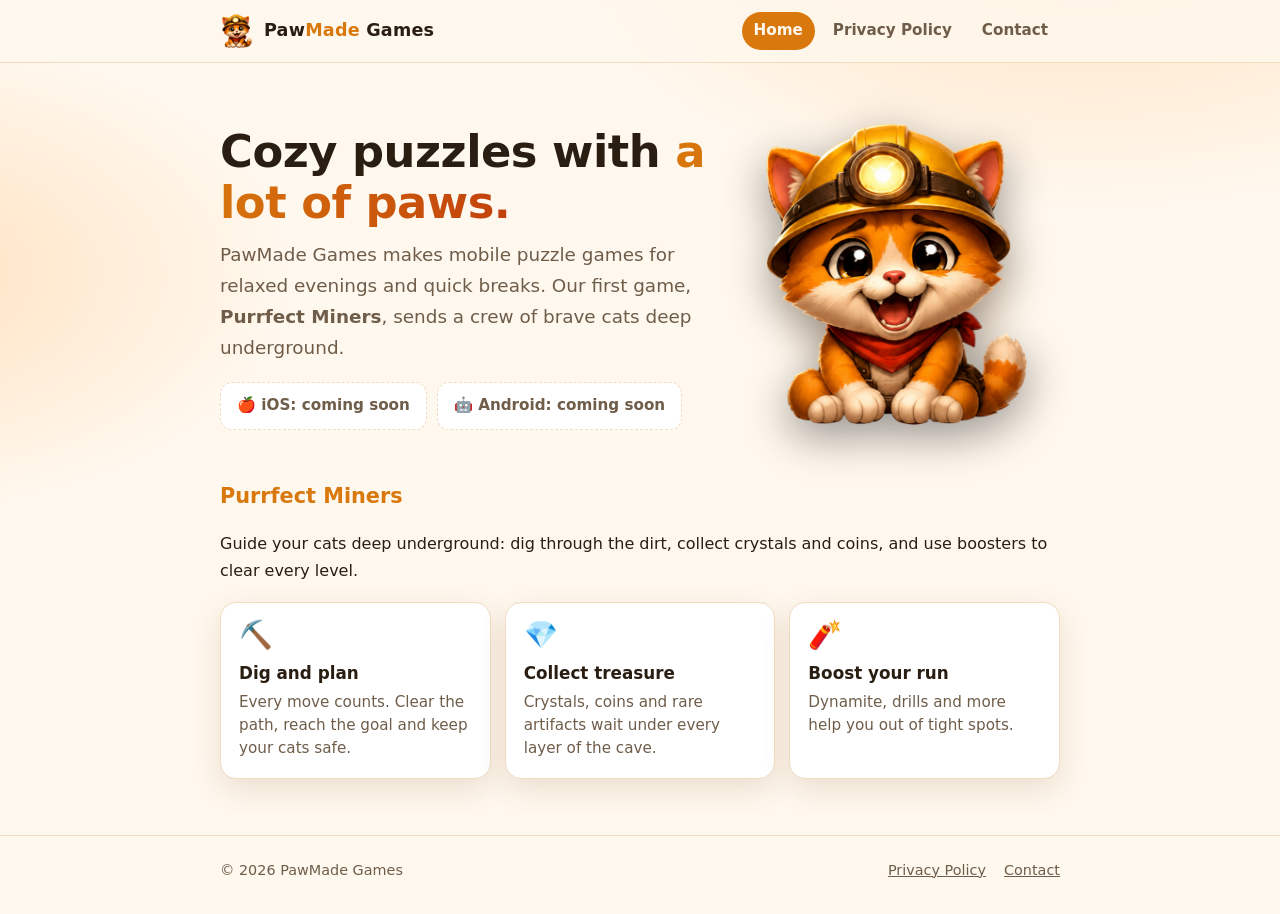
<file: index.html>
<!doctype html>
<html lang="en">
<head>
  <meta charset="utf-8">
  <meta name="viewport" content="width=device-width, initial-scale=1">
  <title>PawMade Games</title>
  <meta name="description" content="PawMade Games makes cozy mobile puzzle games. Home of Purrfect Miners.">
  <link rel="icon" type="image/png" href="assets/favicon.png">
  <link rel="stylesheet" href="assets/style.css">
</head>
<body>
  <header>
    <div class="bar">
      <a class="brand" href="index.html"><img src="assets/favicon.png" alt=""><b>Paw<span>Made</span> Games</b></a>
      <nav>
        <a class="active" href="index.html">Home</a>
        <a href="privacy.html">Privacy Policy</a>
        <a href="contact.html">Contact</a>
      </nav>
    </div>
  </header>

  <main>
    <section class="hero">
      <div>
        <h1>Cozy puzzles with <span>a lot of paws.</span></h1>
        <p class="lead">PawMade Games makes mobile puzzle games for relaxed evenings and quick breaks. Our first game, <strong>Purrfect Miners</strong>, sends a crew of brave cats deep underground.</p>
        <div class="badges">
          <span class="badge">🍎 iOS: coming soon</span>
          <span class="badge">🤖 Android: coming soon</span>
        </div>
      </div>
      <div class="art">
        <img src="assets/cat.png" alt="A happy miner cat with a headlamp helmet and a red scarf" width="320">
      </div>
    </section>

    <h2>Purrfect Miners</h2>
    <p>Guide your cats deep underground: dig through the dirt, collect crystals and coins, and use boosters to clear every level.</p>

    <div class="grid">
      <div class="feature"><div class="ico">⛏️</div><h3>Dig and plan</h3><p>Every move counts. Clear the path, reach the goal and keep your cats safe.</p></div>
      <div class="feature"><div class="ico">💎</div><h3>Collect treasure</h3><p>Crystals, coins and rare artifacts wait under every layer of the cave.</p></div>
      <div class="feature"><div class="ico">🧨</div><h3>Boost your run</h3><p>Dynamite, drills and more help you out of tight spots.</p></div>
    </div>

  </main>

  <footer>
    <div class="inner">
      <span>&copy; 2026 PawMade Games</span>
      <span class="spacer"></span>
      <a href="privacy.html">Privacy Policy</a>
      <a href="contact.html">Contact</a>
    </div>
  </footer>
</body>
</html>
</file>
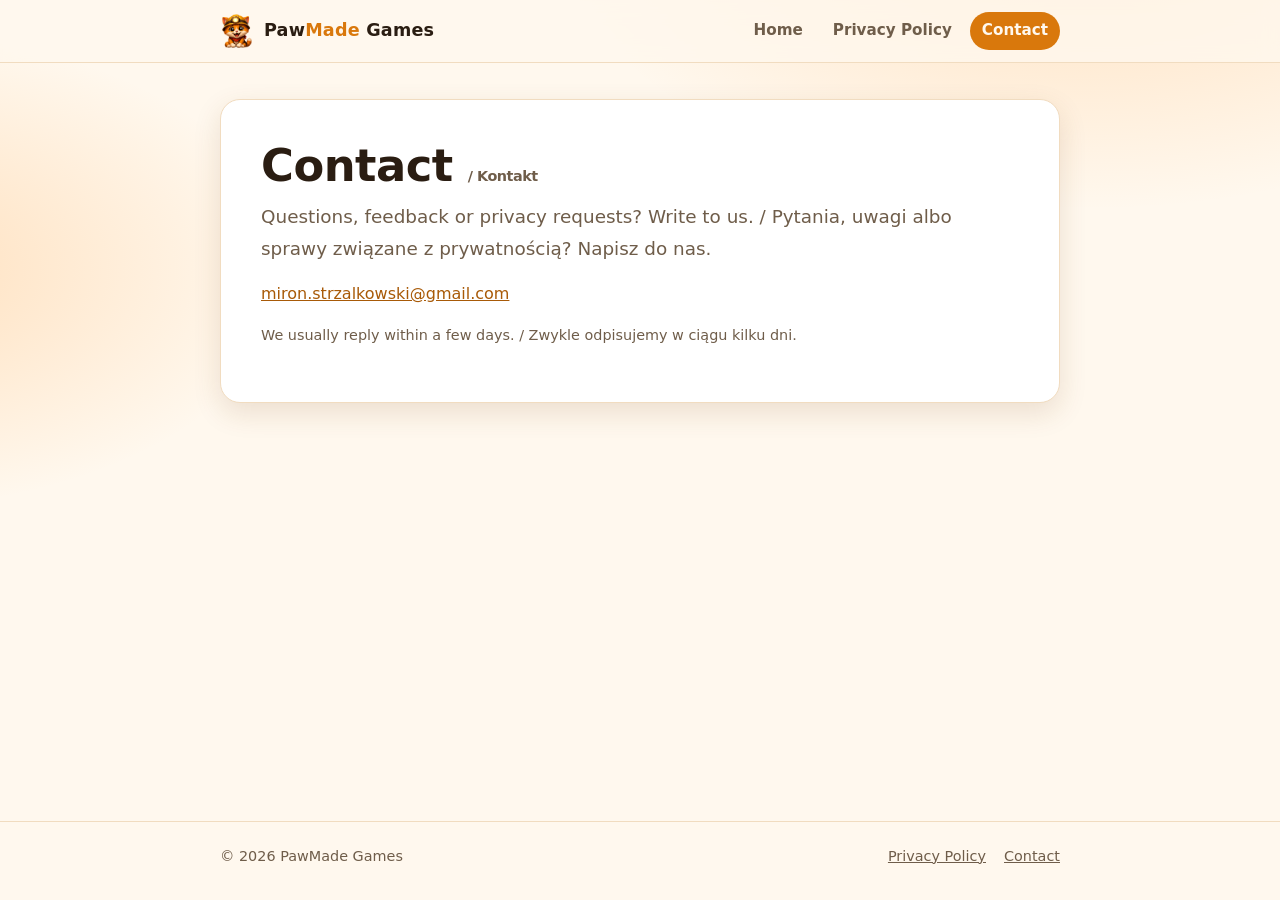
<file: contact.html>
<!doctype html>
<html lang="en">
<head>
  <meta charset="utf-8">
  <meta name="viewport" content="width=device-width, initial-scale=1">
  <title>Contact | PawMade Games</title>
  <meta name="description" content="Contact PawMade Games: questions, feedback and privacy requests.">
  <link rel="icon" type="image/png" href="assets/favicon.png">
  <link rel="stylesheet" href="assets/style.css">
</head>
<body>
  <header>
    <div class="bar">
      <a class="brand" href="index.html"><img src="assets/favicon.png" alt=""><b>Paw<span>Made</span> Games</b></a>
      <nav>
        <a href="index.html">Home</a>
        <a href="privacy.html">Privacy Policy</a>
        <a class="active" href="contact.html">Contact</a>
      </nav>
    </div>
  </header>

  <main>
    <div class="doc">
      <h1>Contact <span class="meta">/ Kontakt</span></h1>
      <p class="lead">Questions, feedback or privacy requests? Write to us. / Pytania, uwagi albo sprawy związane z prywatnością? Napisz do nas.</p>
      <p><a class="mail" data-u="miron.strzalkowski" data-d="gmail.com" href="#">miron.strzalkowski [at] gmail.com</a></p>
      <p class="meta">We usually reply within a few days. / Zwykle odpisujemy w ciągu kilku dni.</p>
    </div>
  </main>

  <footer>
    <div class="inner">
      <span>&copy; 2026 PawMade Games</span>
      <span class="spacer"></span>
      <a href="privacy.html">Privacy Policy</a>
      <a href="contact.html">Contact</a>
    </div>
  </footer>
  <script>
    document.querySelectorAll('a.mail').forEach(function (a) {
      var addr = a.dataset.u + '@' + a.dataset.d;
      a.href = 'mailto:' + addr;
      a.textContent = addr;
    });
  </script>
</body>
</html>
</file>
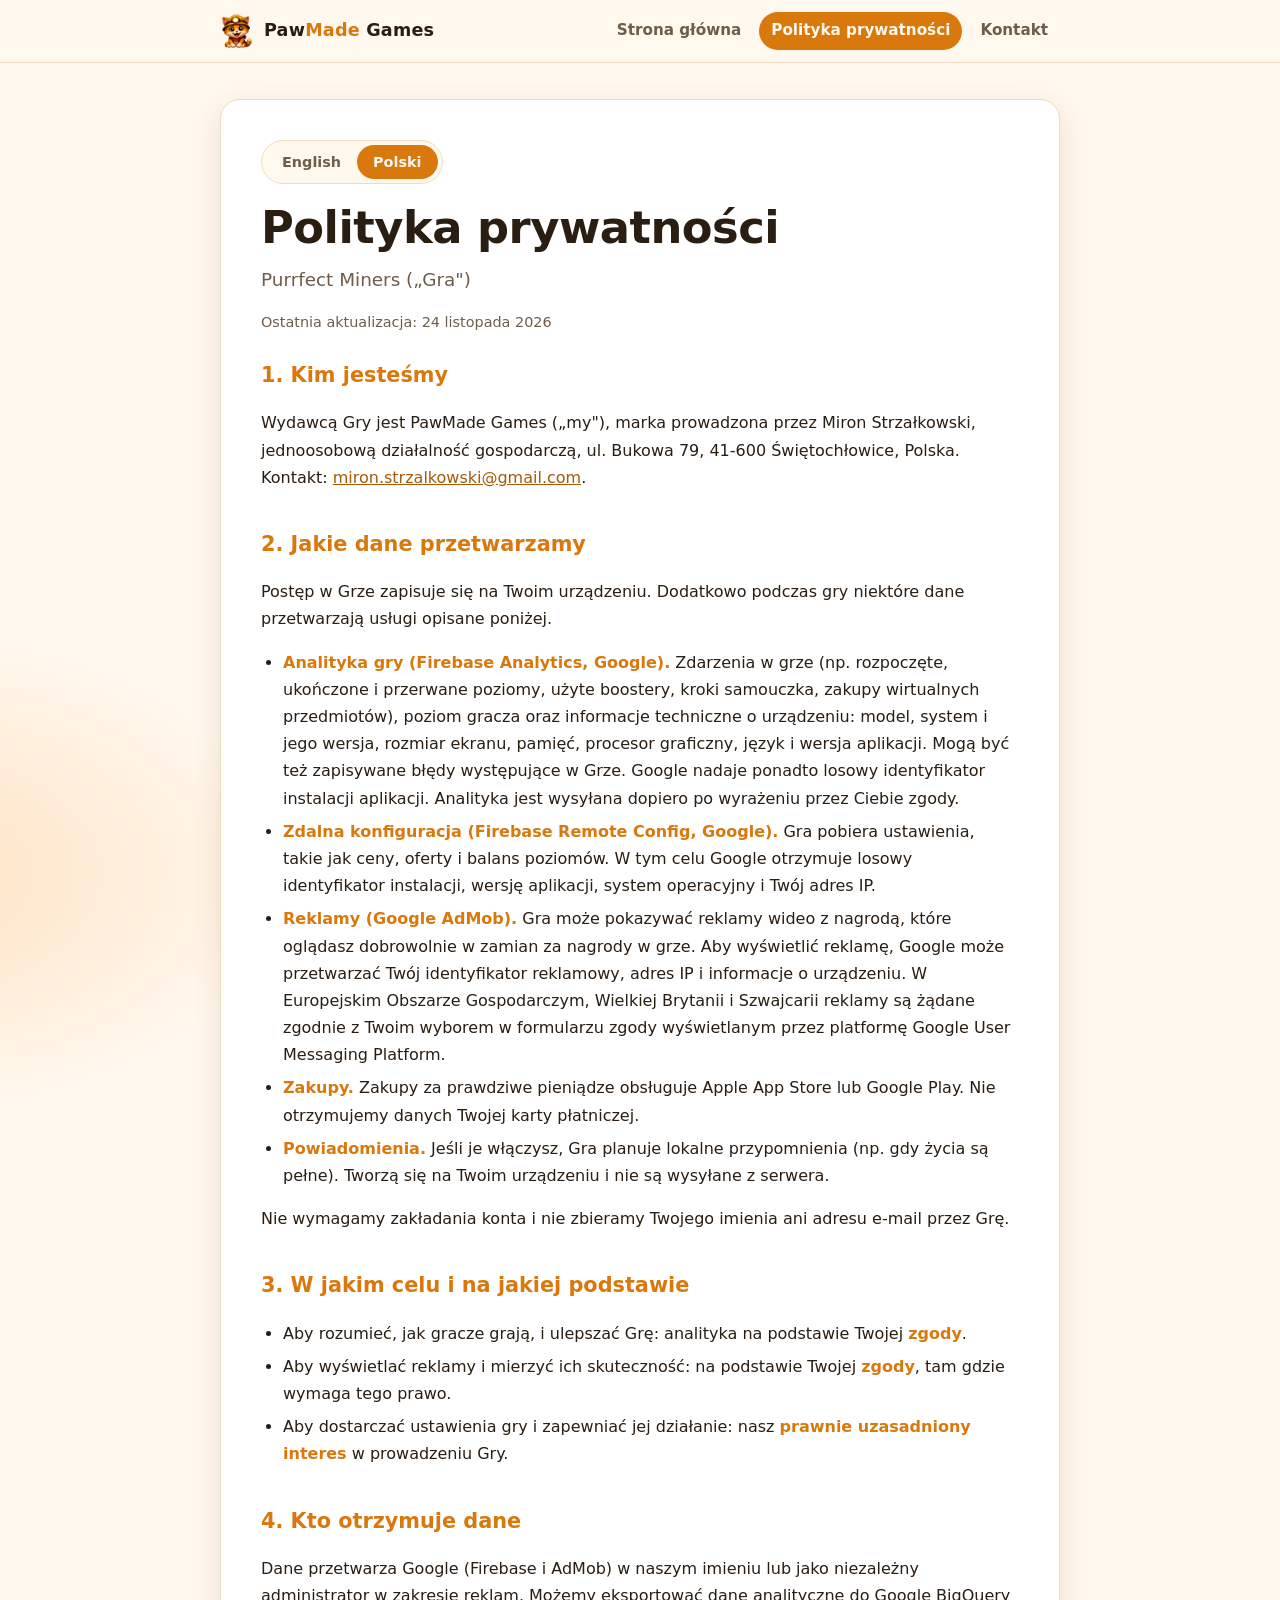
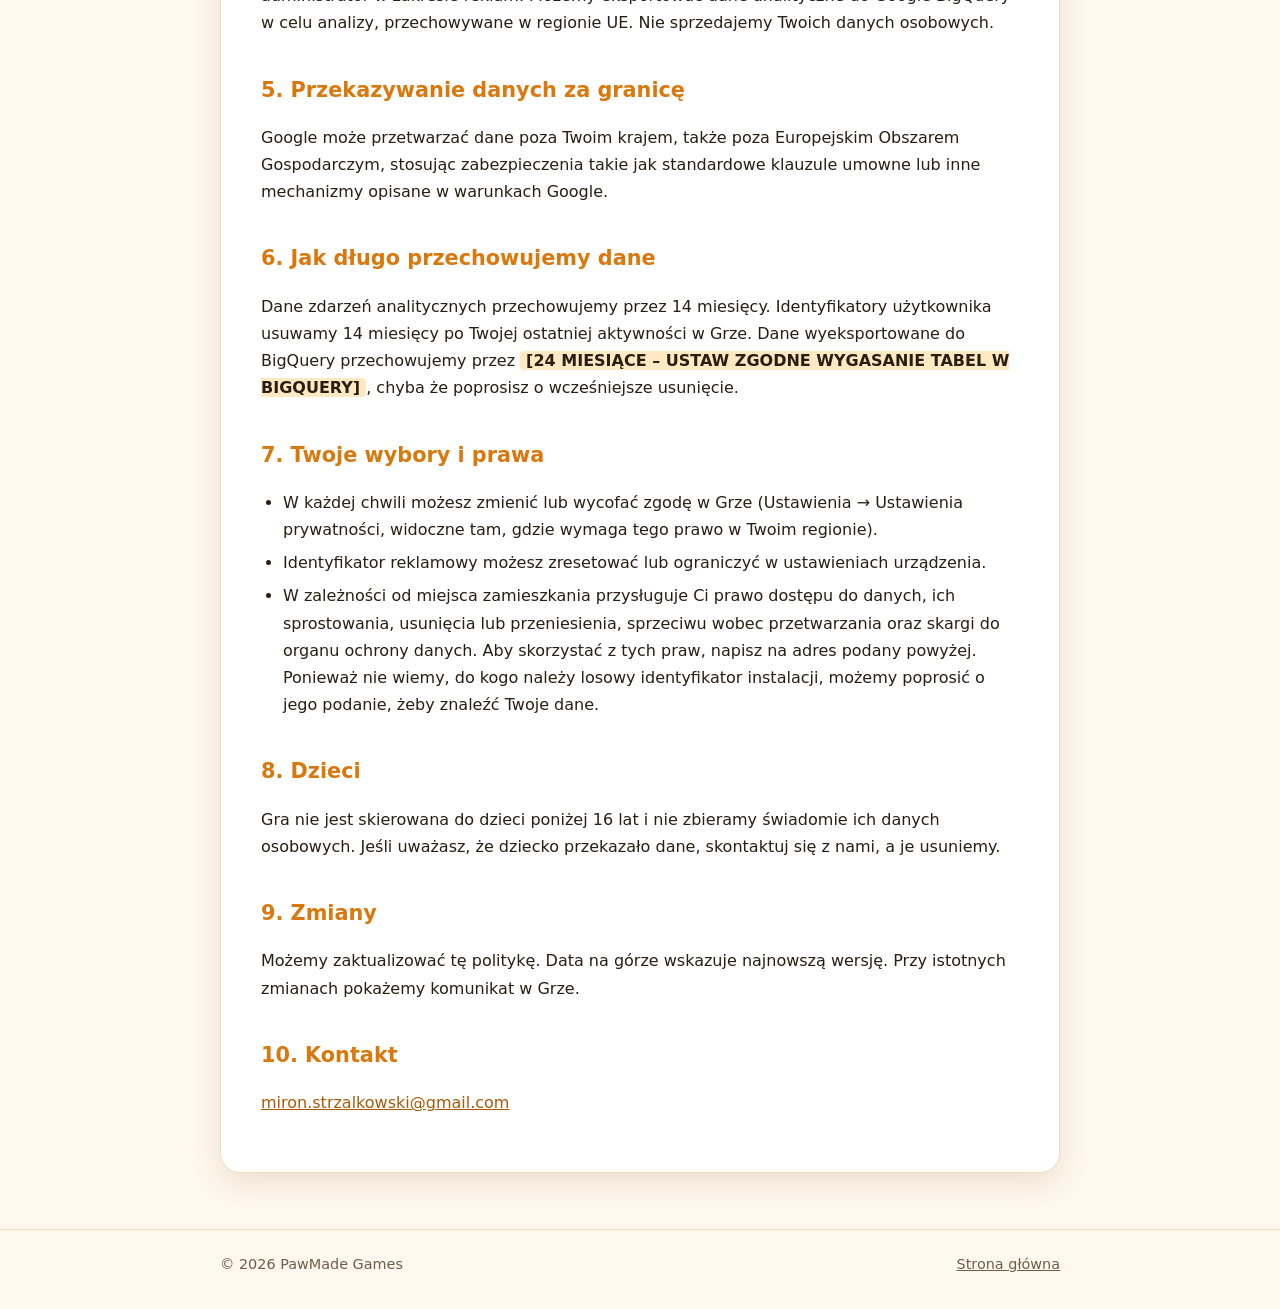
<file: privacy-pl.html>
<!doctype html>
<html lang="pl">
<head>
  <meta charset="utf-8">
  <meta name="viewport" content="width=device-width, initial-scale=1">
  <title>Polityka prywatności – Purrfect Miners | PawMade Games</title>
  <meta name="description" content="Jak Purrfect Miners i PawMade Games przetwarzają Twoje dane.">
  <link rel="icon" type="image/png" href="assets/favicon.png">
  <link rel="stylesheet" href="assets/style.css">
</head>
<body>
  <header>
    <div class="bar">
      <a class="brand" href="index.html"><img src="assets/favicon.png" alt=""><b>Paw<span>Made</span> Games</b></a>
      <nav>
        <a href="index.html">Strona główna</a>
        <a class="active" href="privacy-pl.html">Polityka prywatności</a>
        <a href="contact.html">Kontakt</a>
      </nav>
    </div>
  </header>

  <main>
    <div class="doc">
    <div class="langswitch" role="group" aria-label="Język"><a href="privacy.html" hreflang="en" lang="en">English</a><span class="on">Polski</span></div>
    <h1>Polityka prywatności</h1>
    <p class="lead">Purrfect Miners („Gra")</p>
    <p class="meta">Ostatnia aktualizacja: 24 listopada 2026</p>

    <h2>1. Kim jesteśmy</h2>
    <p>Wydawcą Gry jest PawMade Games („my"), marka prowadzona przez Miron Strzałkowski, jednoosobową działalność gospodarczą, ul. Bukowa 79, 41-600 Świętochłowice, Polska. Kontakt: <a class="mail" data-u="miron.strzalkowski" data-d="gmail.com" href="#">miron.strzalkowski [at] gmail.com</a>.</p>

    <h2>2. Jakie dane przetwarzamy</h2>
    <p>Postęp w Grze zapisuje się na Twoim urządzeniu. Dodatkowo podczas gry niektóre dane przetwarzają usługi opisane poniżej.</p>
    <ul>
      <li><strong>Analityka gry (Firebase Analytics, Google).</strong> Zdarzenia w grze (np. rozpoczęte, ukończone i przerwane poziomy, użyte boostery, kroki samouczka, zakupy wirtualnych przedmiotów), poziom gracza oraz informacje techniczne o urządzeniu: model, system i jego wersja, rozmiar ekranu, pamięć, procesor graficzny, język i wersja aplikacji. Mogą być też zapisywane błędy występujące w Grze. Google nadaje ponadto losowy identyfikator instalacji aplikacji. Analityka jest wysyłana dopiero po wyrażeniu przez Ciebie zgody.</li>
      <li><strong>Zdalna konfiguracja (Firebase Remote Config, Google).</strong> Gra pobiera ustawienia, takie jak ceny, oferty i balans poziomów. W tym celu Google otrzymuje losowy identyfikator instalacji, wersję aplikacji, system operacyjny i Twój adres IP.</li>
      <li><strong>Reklamy (Google AdMob).</strong> Gra może pokazywać reklamy wideo z nagrodą, które oglądasz dobrowolnie w zamian za nagrody w grze. Aby wyświetlić reklamę, Google może przetwarzać Twój identyfikator reklamowy, adres IP i informacje o urządzeniu. W Europejskim Obszarze Gospodarczym, Wielkiej Brytanii i Szwajcarii reklamy są żądane zgodnie z Twoim wyborem w formularzu zgody wyświetlanym przez platformę Google User Messaging Platform.</li>
      <li><strong>Zakupy.</strong> Zakupy za prawdziwe pieniądze obsługuje Apple App Store lub Google Play. Nie otrzymujemy danych Twojej karty płatniczej.</li>
      <li><strong>Powiadomienia.</strong> Jeśli je włączysz, Gra planuje lokalne przypomnienia (np. gdy życia są pełne). Tworzą się na Twoim urządzeniu i nie są wysyłane z serwera.</li>
    </ul>
    <p>Nie wymagamy zakładania konta i nie zbieramy Twojego imienia ani adresu e-mail przez Grę.</p>

    <h2>3. W jakim celu i na jakiej podstawie</h2>
    <ul>
      <li>Aby rozumieć, jak gracze grają, i ulepszać Grę: analityka na podstawie Twojej <strong>zgody</strong>.</li>
      <li>Aby wyświetlać reklamy i mierzyć ich skuteczność: na podstawie Twojej <strong>zgody</strong>, tam gdzie wymaga tego prawo.</li>
      <li>Aby dostarczać ustawienia gry i zapewniać jej działanie: nasz <strong>prawnie uzasadniony interes</strong> w prowadzeniu Gry.</li>
    </ul>

    <h2>4. Kto otrzymuje dane</h2>
    <p>Dane przetwarza Google (Firebase i AdMob) w naszym imieniu lub jako niezależny administrator w zakresie reklam. Możemy eksportować dane analityczne do Google BigQuery w celu analizy, przechowywane w regionie UE. Nie sprzedajemy Twoich danych osobowych.</p>

    <h2>5. Przekazywanie danych za granicę</h2>
    <p>Google może przetwarzać dane poza Twoim krajem, także poza Europejskim Obszarem Gospodarczym, stosując zabezpieczenia takie jak standardowe klauzule umowne lub inne mechanizmy opisane w warunkach Google.</p>

    <h2>6. Jak długo przechowujemy dane</h2>
    <p>Dane zdarzeń analitycznych przechowujemy przez 14 miesięcy. Identyfikatory użytkownika usuwamy 14 miesięcy po Twojej ostatniej aktywności w Grze. Dane wyeksportowane do BigQuery przechowujemy przez <span class="todo">[24 MIESIĄCE – USTAW ZGODNE WYGASANIE TABEL W BIGQUERY]</span>, chyba że poprosisz o wcześniejsze usunięcie.</p>

    <h2>7. Twoje wybory i prawa</h2>
    <ul>
      <li>W każdej chwili możesz zmienić lub wycofać zgodę w Grze (Ustawienia → Ustawienia prywatności, widoczne tam, gdzie wymaga tego prawo w Twoim regionie).</li>
      <li>Identyfikator reklamowy możesz zresetować lub ograniczyć w ustawieniach urządzenia.</li>
      <li>W zależności od miejsca zamieszkania przysługuje Ci prawo dostępu do danych, ich sprostowania, usunięcia lub przeniesienia, sprzeciwu wobec przetwarzania oraz skargi do organu ochrony danych. Aby skorzystać z tych praw, napisz na adres podany powyżej. Ponieważ nie wiemy, do kogo należy losowy identyfikator instalacji, możemy poprosić o jego podanie, żeby znaleźć Twoje dane.</li>
    </ul>

    <h2>8. Dzieci</h2>
    <p>Gra nie jest skierowana do dzieci poniżej 16 lat i nie zbieramy świadomie ich danych osobowych. Jeśli uważasz, że dziecko przekazało dane, skontaktuj się z nami, a je usuniemy.</p>

    <h2>9. Zmiany</h2>
    <p>Możemy zaktualizować tę politykę. Data na górze wskazuje najnowszą wersję. Przy istotnych zmianach pokażemy komunikat w Grze.</p>

    <h2>10. Kontakt</h2>
    <p><a class="mail" data-u="miron.strzalkowski" data-d="gmail.com" href="#">miron.strzalkowski [at] gmail.com</a></p>
    </div>
  </main>

  <footer>
    <div class="inner">
      <span>&copy; 2026 PawMade Games</span>
      <span class="spacer"></span>
      <a href="index.html">Strona główna</a>
    </div>
  </footer>
  <script>
    document.querySelectorAll('a.mail').forEach(function (a) {
      var addr = a.dataset.u + '@' + a.dataset.d;
      a.href = 'mailto:' + addr;
      a.textContent = addr;
    });
  </script>
</body>
</html>
</file>
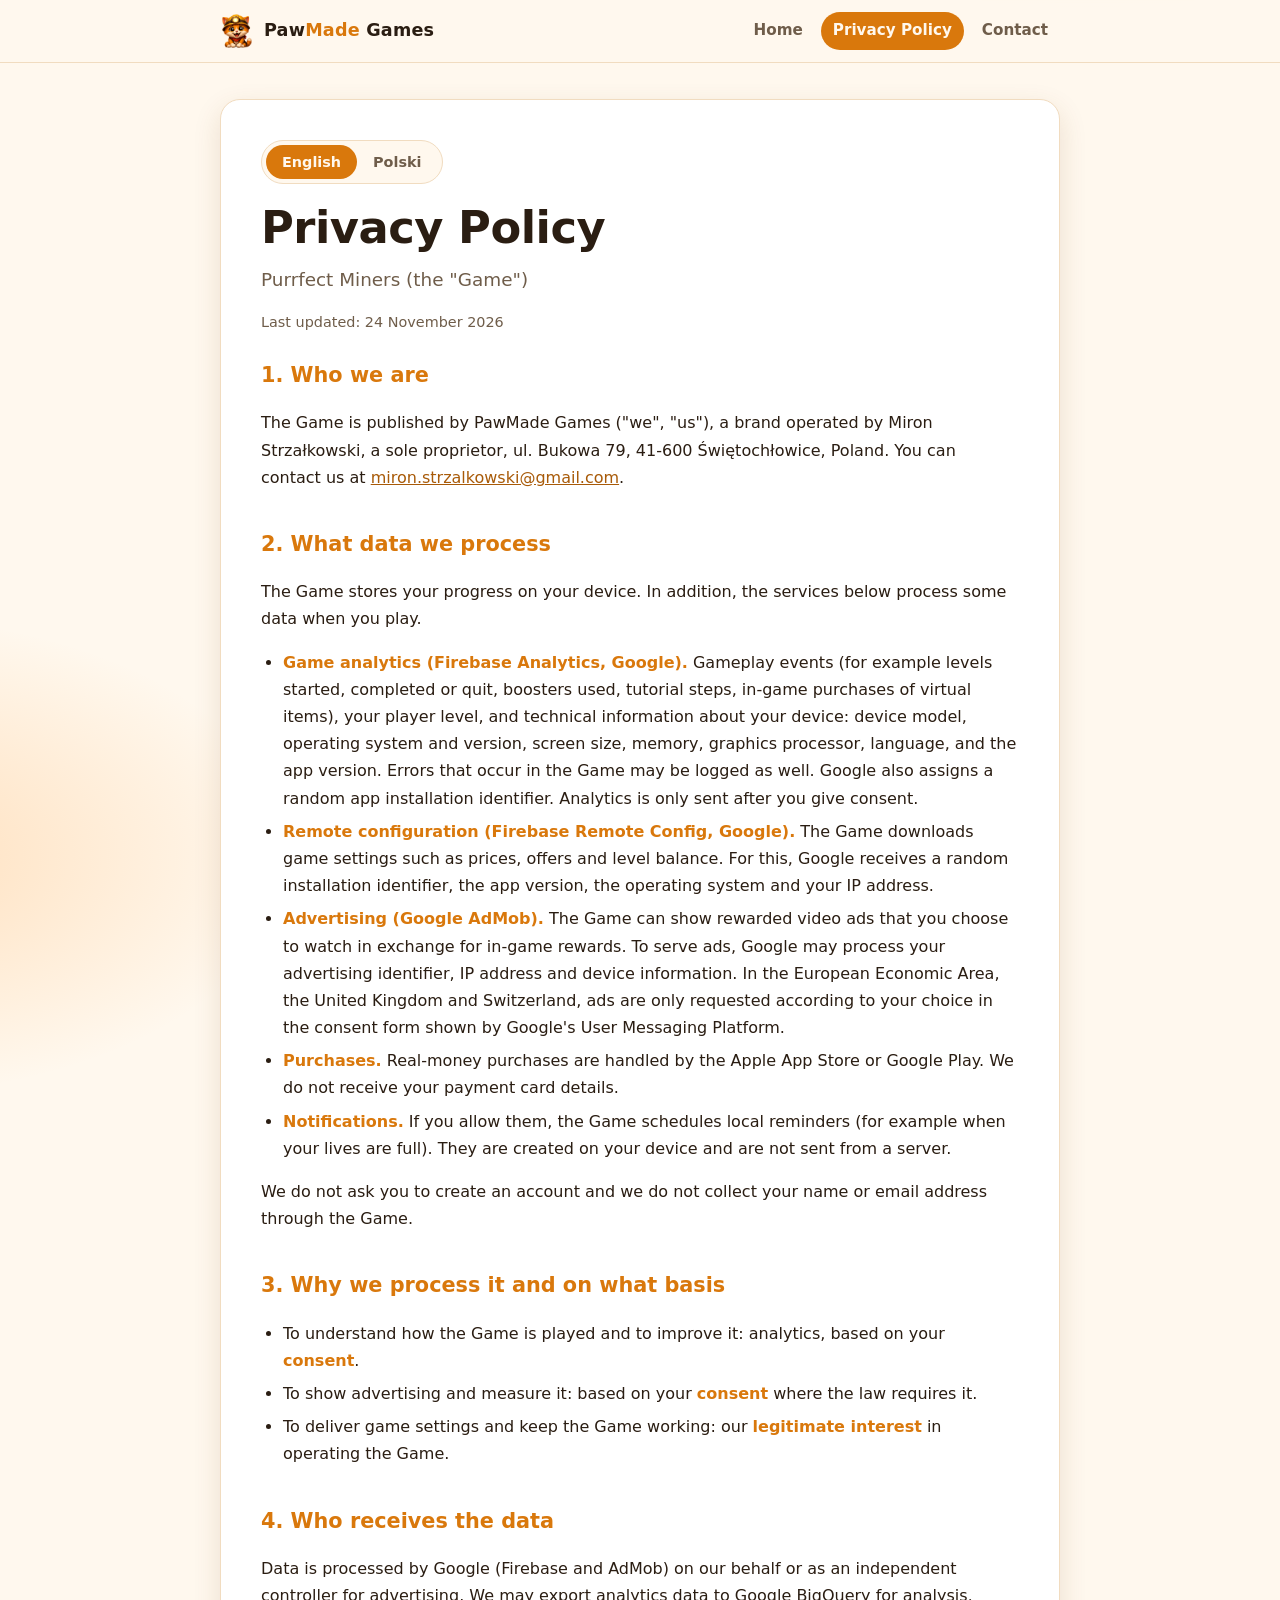
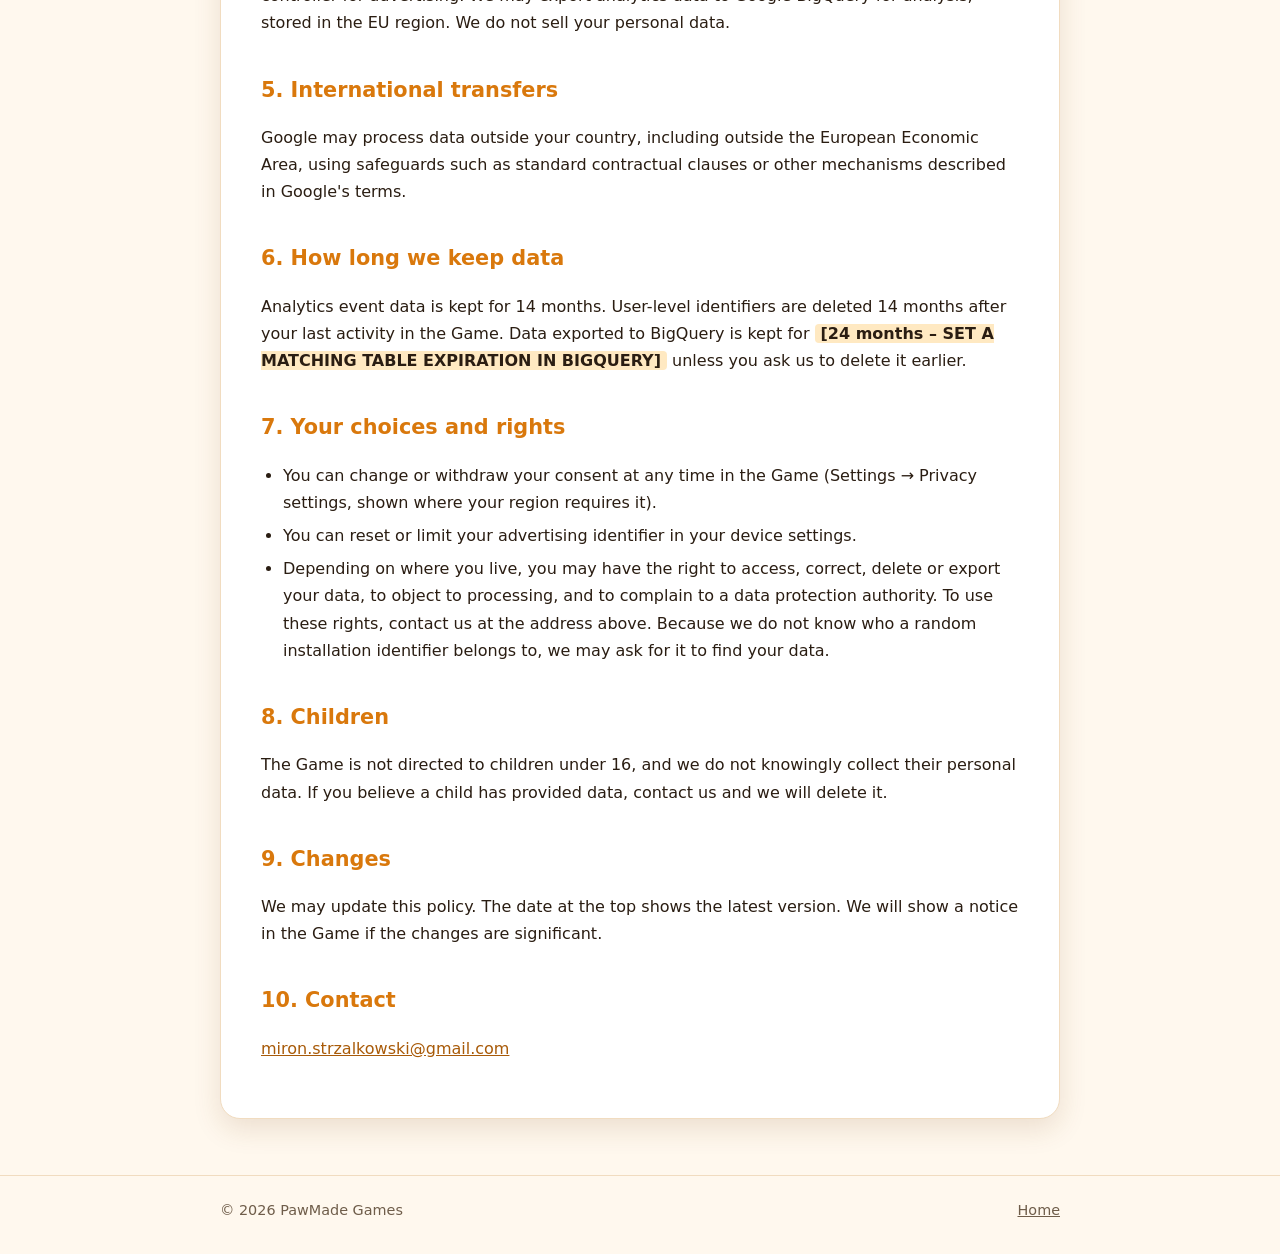
<file: privacy.html>
<!doctype html>
<html lang="en">
<head>
  <meta charset="utf-8">
  <meta name="viewport" content="width=device-width, initial-scale=1">
  <title>Privacy Policy – Purrfect Miners | PawMade Games</title>
  <meta name="description" content="How Purrfect Miners and PawMade Games handle your data.">
  <link rel="icon" type="image/png" href="assets/favicon.png">
  <link rel="stylesheet" href="assets/style.css">
</head>
<body>
  <header>
    <div class="bar">
      <a class="brand" href="index.html"><img src="assets/favicon.png" alt=""><b>Paw<span>Made</span> Games</b></a>
      <nav>
        <a href="index.html">Home</a>
        <a class="active" href="privacy.html">Privacy Policy</a>
        <a href="contact.html">Contact</a>
      </nav>
    </div>
  </header>

  <main>
    <div class="doc">
    <div class="langswitch" role="group" aria-label="Language"><span class="on">English</span><a href="privacy-pl.html" hreflang="pl" lang="pl">Polski</a></div>
    <h1>Privacy Policy</h1>
    <p class="lead">Purrfect Miners (the "Game")</p>
    <p class="meta">Last updated: 24 November 2026</p>

    <h2>1. Who we are</h2>
    <p>The Game is published by PawMade Games ("we", "us"), a brand operated by Miron Strzałkowski, a sole proprietor, ul. Bukowa 79, 41-600 Świętochłowice, Poland. You can contact us at <a class="mail" data-u="miron.strzalkowski" data-d="gmail.com" href="#">miron.strzalkowski [at] gmail.com</a>.</p>

    <h2>2. What data we process</h2>
    <p>The Game stores your progress on your device. In addition, the services below process some data when you play.</p>
    <ul>
      <li><strong>Game analytics (Firebase Analytics, Google).</strong> Gameplay events (for example levels started, completed or quit, boosters used, tutorial steps, in-game purchases of virtual items), your player level, and technical information about your device: device model, operating system and version, screen size, memory, graphics processor, language, and the app version. Errors that occur in the Game may be logged as well. Google also assigns a random app installation identifier. Analytics is only sent after you give consent.</li>
      <li><strong>Remote configuration (Firebase Remote Config, Google).</strong> The Game downloads game settings such as prices, offers and level balance. For this, Google receives a random installation identifier, the app version, the operating system and your IP address.</li>
      <li><strong>Advertising (Google AdMob).</strong> The Game can show rewarded video ads that you choose to watch in exchange for in-game rewards. To serve ads, Google may process your advertising identifier, IP address and device information. In the European Economic Area, the United Kingdom and Switzerland, ads are only requested according to your choice in the consent form shown by Google's User Messaging Platform.</li>
      <li><strong>Purchases.</strong> Real-money purchases are handled by the Apple App Store or Google Play. We do not receive your payment card details.</li>
      <li><strong>Notifications.</strong> If you allow them, the Game schedules local reminders (for example when your lives are full). They are created on your device and are not sent from a server.</li>
    </ul>
    <p>We do not ask you to create an account and we do not collect your name or email address through the Game.</p>

    <h2>3. Why we process it and on what basis</h2>
    <ul>
      <li>To understand how the Game is played and to improve it: analytics, based on your <strong>consent</strong>.</li>
      <li>To show advertising and measure it: based on your <strong>consent</strong> where the law requires it.</li>
      <li>To deliver game settings and keep the Game working: our <strong>legitimate interest</strong> in operating the Game.</li>
    </ul>

    <h2>4. Who receives the data</h2>
    <p>Data is processed by Google (Firebase and AdMob) on our behalf or as an independent controller for advertising. We may export analytics data to Google BigQuery for analysis, stored in the EU region. We do not sell your personal data.</p>

    <h2>5. International transfers</h2>
    <p>Google may process data outside your country, including outside the European Economic Area, using safeguards such as standard contractual clauses or other mechanisms described in Google's terms.</p>

    <h2>6. How long we keep data</h2>
    <p>Analytics event data is kept for 14 months. User-level identifiers are deleted 14 months after your last activity in the Game. Data exported to BigQuery is kept for <span class="todo">[24 months – SET A MATCHING TABLE EXPIRATION IN BIGQUERY]</span> unless you ask us to delete it earlier.</p>

    <h2>7. Your choices and rights</h2>
    <ul>
      <li>You can change or withdraw your consent at any time in the Game (Settings → Privacy settings, shown where your region requires it).</li>
      <li>You can reset or limit your advertising identifier in your device settings.</li>
      <li>Depending on where you live, you may have the right to access, correct, delete or export your data, to object to processing, and to complain to a data protection authority. To use these rights, contact us at the address above. Because we do not know who a random installation identifier belongs to, we may ask for it to find your data.</li>
    </ul>

    <h2>8. Children</h2>
    <p>The Game is not directed to children under 16, and we do not knowingly collect their personal data. If you believe a child has provided data, contact us and we will delete it.</p>

    <h2>9. Changes</h2>
    <p>We may update this policy. The date at the top shows the latest version. We will show a notice in the Game if the changes are significant.</p>

    <h2>10. Contact</h2>
    <p><a class="mail" data-u="miron.strzalkowski" data-d="gmail.com" href="#">miron.strzalkowski [at] gmail.com</a></p>
    </div>
  </main>

  <footer>
    <div class="inner">
      <span>&copy; 2026 PawMade Games</span>
      <span class="spacer"></span>
      <a href="index.html">Home</a>
    </div>
  </footer>
  <script>
    document.querySelectorAll('a.mail').forEach(function (a) {
      var addr = a.dataset.u + '@' + a.dataset.d;
      a.href = 'mailto:' + addr;
      a.textContent = addr;
    });
  </script>
</body>
</html>
</file>
<file: assets/style.css>
:root {
  --bg: #1a120d;
  --bg2: #241911;
  --panel: #2b1e15;
  --panel-edge: #3d2b1d;
  --text: #f6ecdf;
  --muted: #bba993;
  --accent: #ffb23f;
  --accent-2: #ff7a3d;
  --link: #ffc978;
  --todo-bg: #5a3b12;
  --glow: rgba(255, 170, 60, 0.28);
  --shadow: 0 10px 30px rgba(0, 0, 0, 0.35);
}

@media (prefers-color-scheme: light) {
  :root {
    --bg: #fff8ee;
    --bg2: #ffeed6;
    --panel: #ffffff;
    --panel-edge: #f1dcc0;
    --text: #2a1d12;
    --muted: #6f5d4a;
    --accent: #d9780c;
    --accent-2: #c2410c;
    --link: #a85a08;
    --todo-bg: #ffe9c2;
    --glow: rgba(255, 150, 40, 0.25);
    --shadow: 0 10px 28px rgba(120, 70, 20, 0.14);
  }
}

* { box-sizing: border-box; }
html { scroll-behavior: smooth; }

body {
  margin: 0;
  min-height: 100vh;
  display: flex;
  flex-direction: column;
  background:
    radial-gradient(900px 500px at 85% -10%, var(--glow), transparent 60%),
    radial-gradient(700px 400px at -10% 30%, var(--glow), transparent 60%),
    var(--bg);
  color: var(--text);
  font: 16px/1.7 system-ui, -apple-system, "Segoe UI", Roboto, sans-serif;
}

main, header .bar, footer .inner {
  width: 100%;
  max-width: 880px;
  margin: 0 auto;
  padding-left: 20px;
  padding-right: 20px;
}

/* ---------- nagłówek ---------- */
header {
  position: sticky;
  top: 0;
  z-index: 10;
  backdrop-filter: blur(10px);
  background: color-mix(in srgb, var(--bg) 80%, transparent);
  border-bottom: 1px solid var(--panel-edge);
}
header .bar { display: flex; align-items: center; justify-content: space-between; padding-top: 12px; padding-bottom: 12px; gap: 12px; flex-wrap: wrap; }
header .brand { display: inline-flex; align-items: center; gap: 10px; font-weight: 800; font-size: 1.1rem; letter-spacing: 0.2px; color: var(--text); text-decoration: none; }
header .brand img { width: 34px; height: 34px; object-fit: contain; }
header .brand span { color: var(--accent); }
header nav { display: flex; gap: 6px; flex-wrap: wrap; }
header nav a { padding: 6px 12px; border-radius: 999px; color: var(--muted); text-decoration: none; font-size: 0.95rem; font-weight: 600; }
header nav a:hover { color: var(--text); background: var(--panel); }
header nav a.active { color: var(--bg); background: var(--accent); }

main { flex: 1; padding-top: 36px; padding-bottom: 56px; }

/* ---------- tekst ---------- */
h1 { font-size: clamp(2rem, 5vw, 2.8rem); line-height: 1.15; margin: 0 0 10px; letter-spacing: -0.5px; }
h2 { font-size: 1.3rem; margin: 38px 0 10px; color: var(--accent); }
p, li { color: var(--text); }
.lead { color: var(--muted); font-size: 1.15rem; margin-top: 0; }
.meta { color: var(--muted); font-size: 0.9rem; }
a { color: var(--link); }

ul { padding-left: 22px; }
li { margin: 6px 0; }

/* ---------- strona główna ---------- */
.hero {
  display: grid;
  grid-template-columns: 1.2fr 0.8fr;
  align-items: center;
  gap: 24px;
  padding: 24px 0 8px;
}
.hero > div { min-width: 0; }
.hero h1 span { background: linear-gradient(90deg, var(--accent), var(--accent-2)); -webkit-background-clip: text; background-clip: text; color: transparent; }
.hero .art { position: relative; text-align: center; }
.hero .art::before {
  content: ""; position: absolute; inset: 8% 6%; border-radius: 50%;
  background: radial-gradient(circle, var(--glow), transparent 70%);
  filter: blur(8px);
}
.hero .art img { position: relative; width: min(320px, 80%); height: auto; filter: drop-shadow(0 14px 22px rgba(0, 0, 0, 0.4)); animation: bob 4s ease-in-out infinite; }
@keyframes bob { 0%, 100% { transform: translateY(0); } 50% { transform: translateY(-8px); } }
@media (prefers-reduced-motion: reduce) { .hero .art img { animation: none; } }

.badges { display: flex; gap: 10px; flex-wrap: wrap; margin-top: 18px; }
.badge {
  display: inline-flex; align-items: center; gap: 8px;
  padding: 10px 16px; border-radius: 12px;
  background: var(--panel); border: 1px dashed var(--panel-edge);
  color: var(--muted); font-weight: 600; font-size: 0.95rem;
}

.grid { display: grid; grid-template-columns: repeat(3, 1fr); gap: 14px; margin-top: 18px; }
.feature {
  background: var(--panel); border: 1px solid var(--panel-edge);
  border-radius: 16px; padding: 18px; box-shadow: var(--shadow);
}
.feature .ico { font-size: 1.7rem; line-height: 1; }
.feature h3 { margin: 10px 0 4px; font-size: 1.05rem; }
.feature p { margin: 0; color: var(--muted); font-size: 0.95rem; line-height: 1.5; }

.card {
  background: var(--panel); border: 1px solid var(--panel-edge);
  border-radius: 18px; padding: 22px; margin: 24px 0; box-shadow: var(--shadow);
}

/* ---------- polityka prywatności ---------- */
.doc {
  background: var(--panel); border: 1px solid var(--panel-edge);
  border-radius: 20px; padding: clamp(20px, 4vw, 40px); box-shadow: var(--shadow);
}
.doc h2 { margin-top: 32px; padding-top: 4px; }
.doc h2:first-of-type { margin-top: 20px; }
.doc li strong { color: var(--accent); }
.doc .lead { margin-bottom: 4px; }

.todo {
  background: var(--todo-bg); border-radius: 4px; padding: 0 6px; font-weight: 600;
}

/* ---------- stopka ---------- */
footer { border-top: 1px solid var(--panel-edge); color: var(--muted); font-size: 0.9rem; }
footer .inner { display: flex; flex-wrap: wrap; gap: 8px 18px; align-items: center; padding-top: 22px; padding-bottom: 32px; }
footer a { color: var(--muted); }
footer a:hover { color: var(--link); }
footer .spacer { flex: 1; }

/* ---------- telefon ---------- */
@media (max-width: 720px) {
  .hero { grid-template-columns: minmax(0, 1fr); text-align: center; }
  .hero .art { order: -1; }
  .hero .art img { width: min(220px, 60%); }
  .grid { grid-template-columns: minmax(0, 1fr); }
  .badges { justify-content: center; }
  .grid { grid-template-columns: 1fr; }
  header nav a { padding: 6px 10px; }
}

/* ---------- przełącznik języka w polityce ---------- */
.langswitch { display: inline-flex; padding: 4px; border-radius: 999px; background: var(--bg); border: 1px solid var(--panel-edge); margin-bottom: 18px; }
.langswitch a, .langswitch .on { padding: 5px 16px; border-radius: 999px; font-size: 0.9rem; font-weight: 700; text-decoration: none; }
.langswitch a { color: var(--muted); }
.langswitch a:hover { color: var(--text); }
.langswitch .on { background: var(--accent); color: var(--bg); }
</file>
